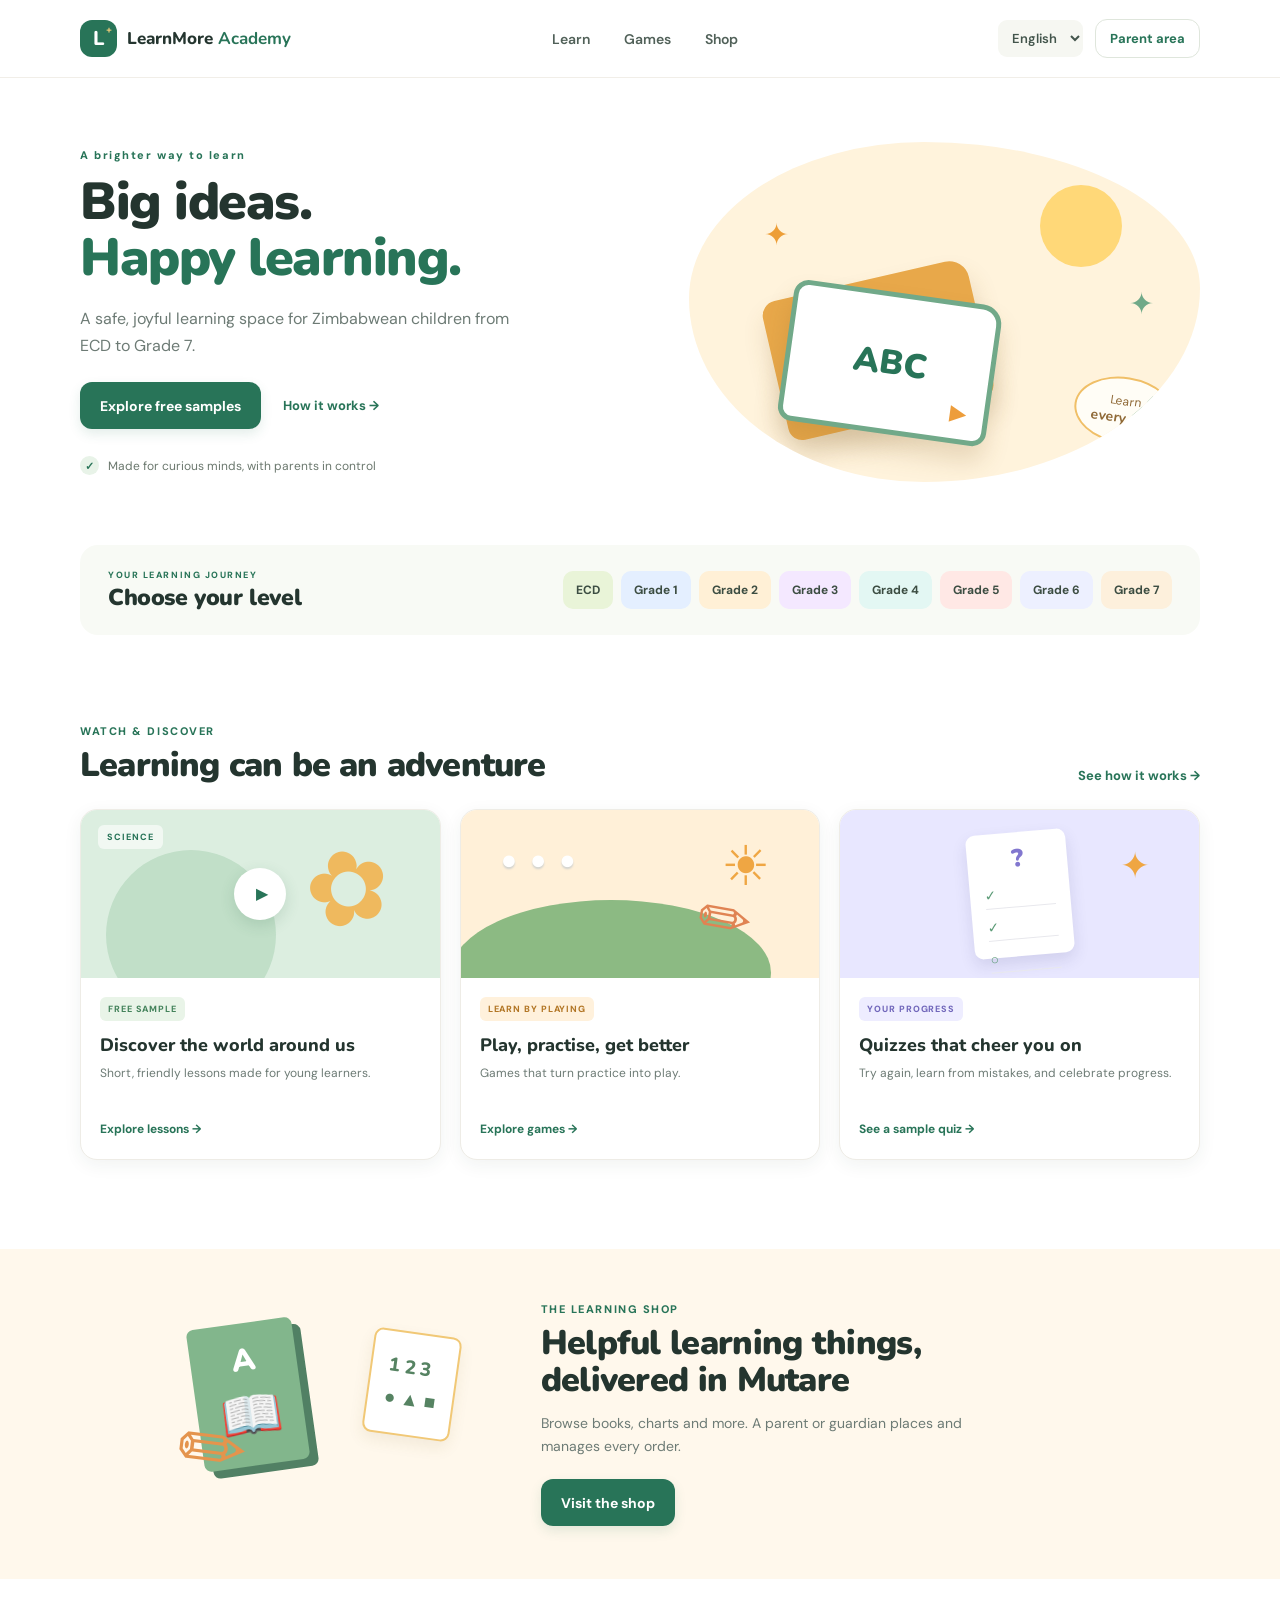
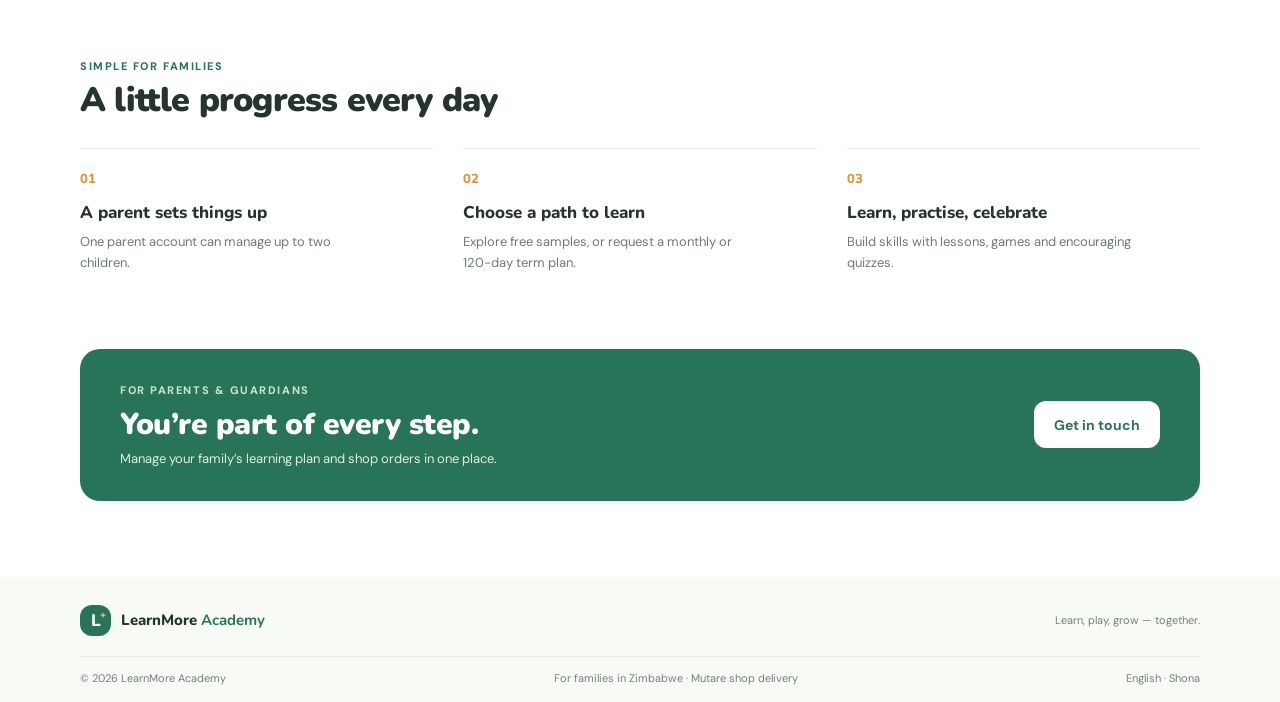
<file: index.html>
<!doctype html>
<html lang="en">
<head>
  <meta charset="utf-8">
  <meta name="viewport" content="width=device-width, initial-scale=1">
  <meta name="theme-color" content="#fff8ec">
  <meta name="description" content="LearnMore Academy helps children learn with videos, games, quizzes and learning materials." />
  <title>LearnMore Academy — Learn, play, grow</title>
  <link rel="stylesheet" href="styles.css">
</head>
<body>
  <header class="site-header">
    <a class="brand" href="#home" aria-label="LearnMore Academy home"><span class="brand-mark">L<span>+</span></span><span>LearnMore <b>Academy</b></span></a>
    <nav class="main-nav" aria-label="Main navigation">
      <a href="#learn">Learn</a><a href="#games">Games</a><a href="#shop">Shop</a>
    </nav>
    <div class="header-actions">
      <label class="language-picker"><span class="visually-hidden">Language</span><select id="language"><option value="en">English</option><option value="sn">Shona</option></select></label>
      <a class="button button-small button-outline" href="#parent">Parent area</a>
    </div>
  </header>

  <main id="home">
    <section class="hero page-width">
      <div class="hero-copy">
        <p class="eyebrow" data-en="A brighter way to learn" data-sn="Nzira inofadza yekudzidza">A brighter way to learn</p>
        <h1 data-en="Big ideas. Happy learning." data-sn="Mazano makuru. Kudzidza kunofadza.">Big ideas.<br><span>Happy learning.</span></h1>
        <p class="hero-description" data-en="A safe, joyful learning space for Zimbabwean children from ECD to Grade 7." data-sn="Nzvimbo yakachengeteka uye inofadza yekudzidza yevana vekuZimbabwe kubva kuECD kusvika kuGrade 7.">A safe, joyful learning space for Zimbabwean children from ECD to Grade 7.</p>
        <div class="hero-buttons"><a class="button button-primary" href="#learn" data-en="Explore free samples" data-sn="Ona zvidzidzo zvemahara">Explore free samples</a><a class="text-link" href="#how-it-works" data-en="How it works →" data-sn="Mashandiro ayo →">How it works →</a></div>
        <div class="trust-note"><span class="trust-icon">✓</span><span data-en="Made for curious minds, with parents in control" data-sn="Yakagadzirirwa vana vanoda kuziva, vabereki vachitarisira">Made for curious minds, with parents in control</span></div>
      </div>
      <div class="hero-art" aria-label="Illustration of children learning">
        <div class="sun"></div><div class="float-star star-one">✦</div><div class="float-star star-two">✦</div>
        <div class="book book-back"></div><div class="book book-front"><span>ABC</span><i>▶</i></div>
        <div class="plant"><span></span><span></span><b></b></div>
        <div class="hero-sticker">Learn<br><strong>every day!</strong></div>
      </div>
    </section>

    <section class="grade-strip page-width" aria-label="Choose a learning level">
      <div><p class="eyebrow" data-en="YOUR LEARNING JOURNEY" data-sn="RWENDO RWAKO RWEKUDZIDZA">YOUR LEARNING JOURNEY</p><h2 data-en="Choose your level" data-sn="Sarudza giredhi rako">Choose your level</h2></div>
      <div class="grade-list" id="grade-list"></div>
    </section>

    <section class="section page-width" id="learn">
      <div class="section-heading"><div><p class="eyebrow" data-en="WATCH & DISCOVER" data-sn="ONA UYE DZIDZA">WATCH & DISCOVER</p><h2 data-en="Learning can be an adventure" data-sn="Kudzidza rwendo runonakidza">Learning can be an adventure</h2></div><a class="text-link" href="#how-it-works" data-en="See how it works →" data-sn="Ona mashandiro ayo →">See how it works →</a></div>
      <div class="feature-grid">
        <article class="feature-card video-card"><div class="card-illustration video-illustration"><span class="play-button">▶</span><span class="illustration-label">SCIENCE</span></div><div class="card-body"><span class="tag tag-free" data-en="FREE SAMPLE" data-sn="CHEMAHARA">FREE SAMPLE</span><h3 data-en="Discover the world around us" data-sn="Ziva nyika yakatipoteredza">Discover the world around us</h3><p data-en="Short, friendly lessons made for young learners." data-sn="Zvidzidzo zvipfupi, zvinofadza zvakagadzirirwa vana.">Short, friendly lessons made for young learners.</p><a class="card-link" href="#parent" data-en="Explore lessons →" data-sn="Ona zvidzidzo →">Explore lessons →</a></div></article>
        <article class="feature-card game-card" id="games"><div class="card-illustration game-illustration"><span class="game-sun">☀</span><span class="game-cloud">● ● ●</span><span class="game-hill"></span><span class="game-pencil">✎</span></div><div class="card-body"><span class="tag tag-game" data-en="LEARN BY PLAYING" data-sn="DZIDZA UCHITAMBA">LEARN BY PLAYING</span><h3 data-en="Play, practise, get better" data-sn="Tamba, dzidzira, vandudza">Play, practise, get better</h3><p data-en="Games that turn practice into play." data-sn="Mitambo inoshandura kudzidzira kuita kunakidzwa.">Games that turn practice into play.</p><a class="card-link" href="#parent" data-en="Explore games →" data-sn="Ona mitambo →">Explore games →</a></div></article>
        <article class="feature-card quiz-card"><div class="card-illustration quiz-illustration"><span class="quiz-paper"><b>?</b><i>✓</i><i>✓</i><i>○</i></span><span class="quiz-spark">✦</span></div><div class="card-body"><span class="tag tag-quiz" data-en="YOUR PROGRESS" data-sn="KUFAMBA MBERI KWAKO">YOUR PROGRESS</span><h3 data-en="Quizzes that cheer you on" data-sn="Mibvunzo inokukurudzira">Quizzes that cheer you on</h3><p data-en="Try again, learn from mistakes, and celebrate progress." data-sn="Edza zvakare, dzidza, uye pemberera kufambira mberi.">Try again, learn from mistakes, and celebrate progress.</p><a class="card-link" href="#parent" data-en="See a sample quiz →" data-sn="Ona muenzaniso wemibvunzo →">See a sample quiz →</a></div></article>
      </div>
    </section>

    <section class="shop-band" id="shop"><div class="page-width shop-inner"><div class="shop-art" aria-hidden="true"><span class="shop-book">A<br><small>📖</small></span><span class="shop-chart">1 2 3<br>● ▲ ■</span><span class="shop-pencil">✎</span></div><div class="shop-copy"><p class="eyebrow" data-en="THE LEARNING SHOP" data-sn="CHITORO CHEZVIDZIDZO">THE LEARNING SHOP</p><h2 data-en="Helpful learning things, delivered in Mutare" data-sn="Zvokudzidza zvinobatsira, zvinounzwa muMutare">Helpful learning things,<br>delivered in Mutare</h2><p data-en="Browse books, charts and more. A parent or guardian places and manages every order." data-sn="Ongorora mabhuku, machati nezvimwe. Mubereki ndiye anoisa nekutarisa odha.">Browse books, charts and more. A parent or guardian places and manages every order.</p><a href="#parent" class="button button-primary" data-en="Visit the shop" data-sn="Shanyira chitoro">Visit the shop</a></div></div></section>

    <section class="how-section page-width" id="how-it-works"><div class="section-heading"><div><p class="eyebrow" data-en="SIMPLE FOR FAMILIES" data-sn="ZVIRI NYORE KUMHURI">SIMPLE FOR FAMILIES</p><h2 data-en="A little progress every day" data-sn="Kufambira mberi zvishoma zuva nezuva">A little progress every day</h2></div></div><div class="steps"><article><span class="step-number">01</span><h3 data-en="A parent sets things up" data-sn="Mubereki anogadzira account">A parent sets things up</h3><p data-en="One parent account can manage up to two children." data-sn="Account yemubereki inogona kutarisira vana vanosvika vaviri.">One parent account can manage up to two children.</p></article><article><span class="step-number">02</span><h3 data-en="Choose a path to learn" data-sn="Sarudza nzira yekudzidza">Choose a path to learn</h3><p data-en="Explore free samples, or request a monthly or 120-day term plan." data-sn="Ona zvidzidzo zvemahara kana kukumbira chirongwa chemwedzi kana chemazuva 120.">Explore free samples, or request a monthly or 120-day term plan.</p></article><article><span class="step-number">03</span><h3 data-en="Learn, practise, celebrate" data-sn="Dzidza, dzidzira, pemberera">Learn, practise, celebrate</h3><p data-en="Build skills with lessons, games and encouraging quizzes." data-sn="Vaka hunyanzvi nezvidzidzo, mitambo nemibvunzo inokurudzira.">Build skills with lessons, games and encouraging quizzes.</p></article></div></section>

    <section class="parent-panel page-width" id="parent"><div class="parent-panel-inner"><div><p class="eyebrow" data-en="FOR PARENTS & GUARDIANS" data-sn="KUVABEREKI NEVANOCHENGETA VANA">FOR PARENTS & GUARDIANS</p><h2 data-en="You’re part of every step." data-sn="Muri pamwe parwendo rwose.">You’re part of every step.</h2><p data-en="Manage your family’s learning plan and shop orders in one place." data-sn="Tarisirai chirongwa chekudzidza chemhuri nemaodha echitoro munzvimbo imwe.">Manage your family’s learning plan and shop orders in one place.</p></div><a class="button button-light" href="mailto:hello@learnmoreacademy.online" data-en="Get in touch" data-sn="Taura nesu">Get in touch</a></div></section>
  </main>

  <footer class="site-footer"><div class="footer-top"><a class="brand footer-brand" href="#home"><span class="brand-mark">L<span>+</span></span><span>LearnMore <b>Academy</b></span></a><p data-en="Learn, play, grow — together." data-sn="Dzidza, tamba, kura — pamwe chete.">Learn, play, grow — together.</p></div><div class="footer-bottom"><span>© <span id="year"></span> LearnMore Academy</span><span data-en="For families in Zimbabwe · Mutare shop delivery" data-sn="Kumhuri dzemuZimbabwe · Kuendeswa kwezvinhu muMutare">For families in Zimbabwe · Mutare shop delivery</span><span>English · Shona</span></div></footer>
  <script src="app.js"></script>
</body>
</html>
</file>
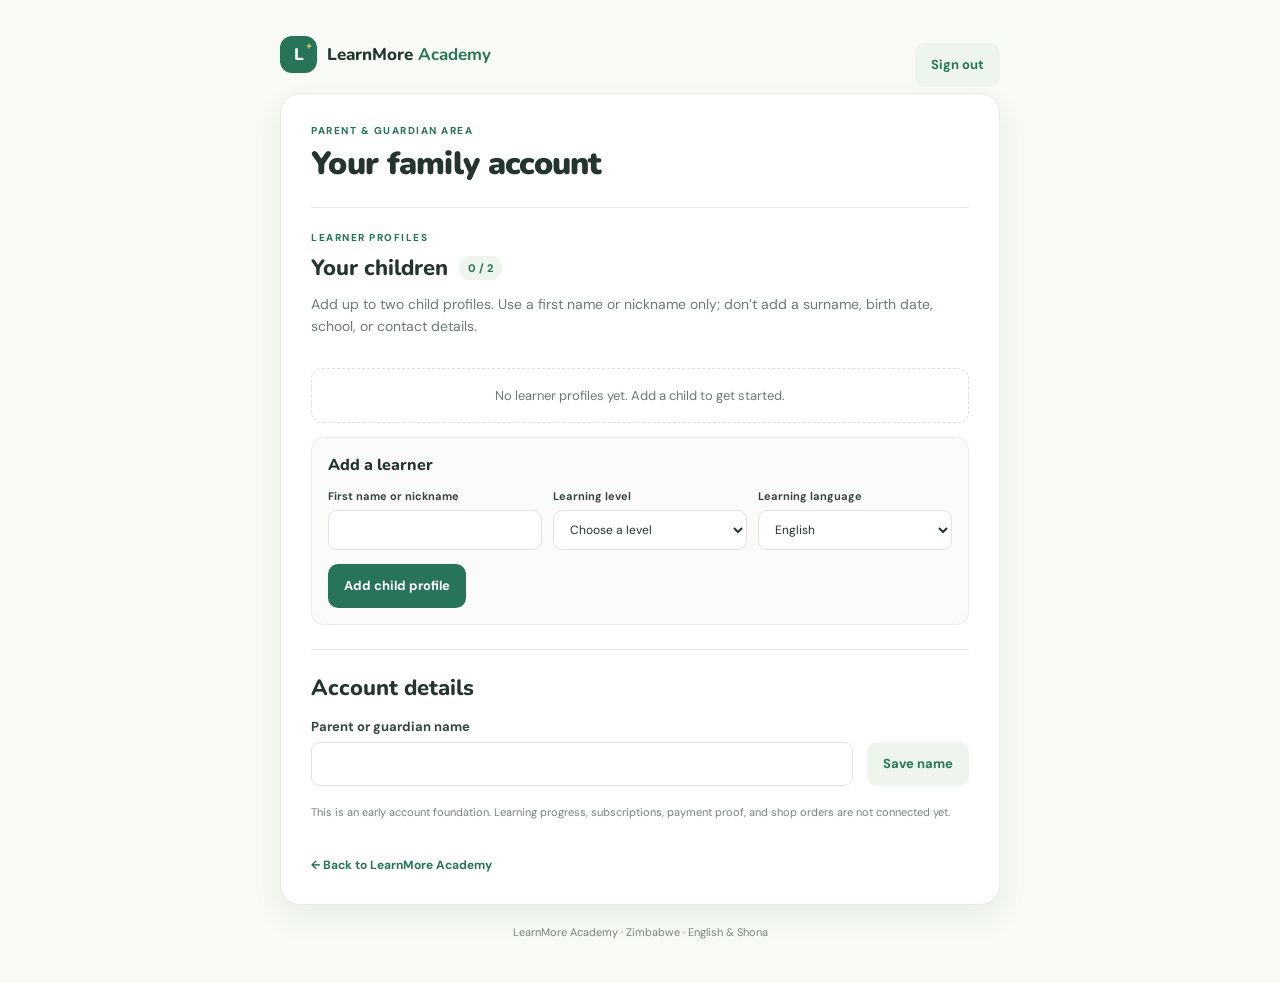
<file: account.html>
<!doctype html>
<html lang="en">
  <head>
    <meta charset="utf-8" />
    <meta name="viewport" content="width=device-width, initial-scale=1" />
    <meta name="theme-color" content="#f7faf5" />
    <title>Family account | LearnMore Academy</title>
    <link rel="stylesheet" href="accounts.css" />
  </head>
  <body>
    <main class="account-shell">
      <header class="account-header">
        <a class="brand" href="index.html"><span class="brand-mark">L<span>+</span></span><span>LearnMore <b>Academy</b></span></a>
        <button class="button button-secondary" id="sign-out" type="button">Sign out</button>
      </header>
      <section class="account-card">
        <p class="eyebrow">PARENT & GUARDIAN AREA</p>
        <h1 id="welcome">Your family account</h1>
        <p class="intro" id="account-email"></p>
        <div class="notice notice-info" id="account-notice" role="status" aria-live="polite" hidden></div>

        <section class="children-section" aria-labelledby="children-title">
          <div class="section-title-row"><div><p class="eyebrow">LEARNER PROFILES</p><h2 id="children-title">Your children <span id="child-count" class="count-pill">0 / 2</span></h2></div></div>
          <p class="section-copy">Add up to two child profiles. Use a first name or nickname only; don’t add a surname, birth date, school, or contact details.</p>
          <div id="children-list" class="children-list" aria-live="polite"></div>
          <div id="empty-state" class="empty-state">No learner profiles yet. Add a child to get started.</div>
          <form id="child-form" class="child-form">
            <h3>Add a learner</h3>
            <div class="form-row">
              <label>First name or nickname<input name="firstName" type="text" required maxlength="30" autocomplete="off" /></label>
              <label>Learning level<select name="grade" required><option value="">Choose a level</option><option>ECD</option><option>Grade 1</option><option>Grade 2</option><option>Grade 3</option><option>Grade 4</option><option>Grade 5</option><option>Grade 6</option><option>Grade 7</option></select></label>
              <label>Learning language<select name="language" required><option>English</option><option>Shona</option></select></label>
            </div>
            <button class="button button-primary" type="submit">Add child profile</button>
          </form>
        </section>

        <section class="account-info">
          <h2>Account details</h2>
          <form id="profile-form" class="profile-form">
            <label>Parent or guardian name<input name="guardianName" type="text" required maxlength="80" /></label>
            <button class="button button-secondary" type="submit">Save name</button>
          </form>
          <p class="privacy-note">This is an early account foundation. Learning progress, subscriptions, payment proof, and shop orders are not connected yet.</p>
        </section>
        <a class="back-link" href="index.html">← Back to LearnMore Academy</a>
      </section>
      <footer>LearnMore Academy · Zimbabwe · English & Shona</footer>
    </main>
    <script type="module" src="account.js"></script>
  </body>
</html>
</file>
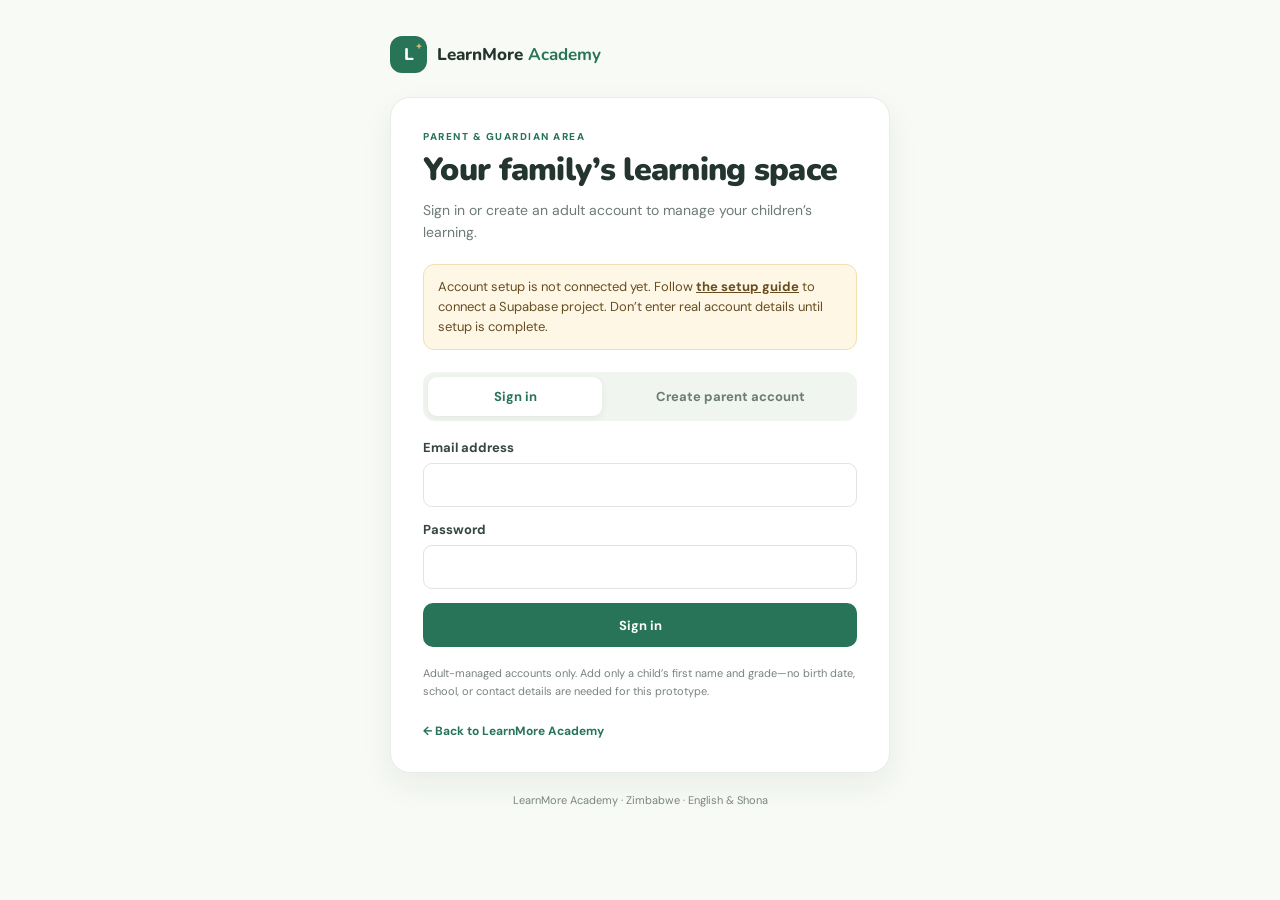
<file: auth.html>
<!doctype html>
<html lang="en">
  <head>
    <meta charset="utf-8" />
    <meta name="viewport" content="width=device-width, initial-scale=1" />
    <meta name="theme-color" content="#f7faf5" />
    <title>Parent sign in | LearnMore Academy</title>
    <link rel="stylesheet" href="accounts.css" />
  </head>
  <body>
    <main class="auth-shell">
      <a class="brand" href="index.html"><span class="brand-mark">L<span>+</span></span><span>LearnMore <b>Academy</b></span></a>
      <section class="auth-card" aria-labelledby="page-title">
        <p class="eyebrow">PARENT & GUARDIAN AREA</p>
        <h1 id="page-title">Your family’s learning space</h1>
        <p class="intro">Sign in or create an adult account to manage your children’s learning.</p>

        <div class="notice notice-info" id="setup-notice" role="status">
          Account setup is not connected yet. Follow <a href="AUTH_SETUP.md">the setup guide</a> to connect a Supabase project. Don’t enter real account details until setup is complete.
        </div>
        <div class="notice" id="message" role="status" aria-live="polite" hidden></div>

        <div class="tabs" role="tablist" aria-label="Account options">
          <button type="button" class="tab active" role="tab" aria-selected="true" aria-controls="login-panel" id="login-tab">Sign in</button>
          <button type="button" class="tab" role="tab" aria-selected="false" aria-controls="signup-panel" id="signup-tab">Create parent account</button>
        </div>

        <form id="login-panel" class="account-form" aria-labelledby="login-tab">
          <label>Email address<input name="email" type="email" autocomplete="email" required maxlength="254" /></label>
          <label>Password<input name="password" type="password" autocomplete="current-password" required minlength="10" /></label>
          <button class="button button-primary" type="submit">Sign in</button>
        </form>

        <form id="signup-panel" class="account-form" aria-labelledby="signup-tab" hidden>
          <label>Parent or guardian name<input name="guardianName" type="text" autocomplete="name" required maxlength="80" /></label>
          <label>Email address<input name="email" type="email" autocomplete="email" required maxlength="254" /></label>
          <label>Create password<input name="password" type="password" autocomplete="new-password" required minlength="10" aria-describedby="password-help" /></label>
          <small id="password-help" class="field-help">Use at least 10 characters. Never use a child’s name or school as a password.</small>
          <label class="check-row"><input name="adultConfirmation" type="checkbox" required /><span>I am the parent or legal guardian creating this account.</span></label>
          <button class="button button-primary" type="submit">Create account</button>
        </form>

        <p class="privacy-note">Adult-managed accounts only. Add only a child’s first name and grade—no birth date, school, or contact details are needed for this prototype.</p>
        <a class="back-link" href="index.html">← Back to LearnMore Academy</a>
      </section>
      <footer>LearnMore Academy · Zimbabwe · English & Shona</footer>
    </main>
    <script type="module" src="auth.js"></script>
  </body>
</html>
</file>
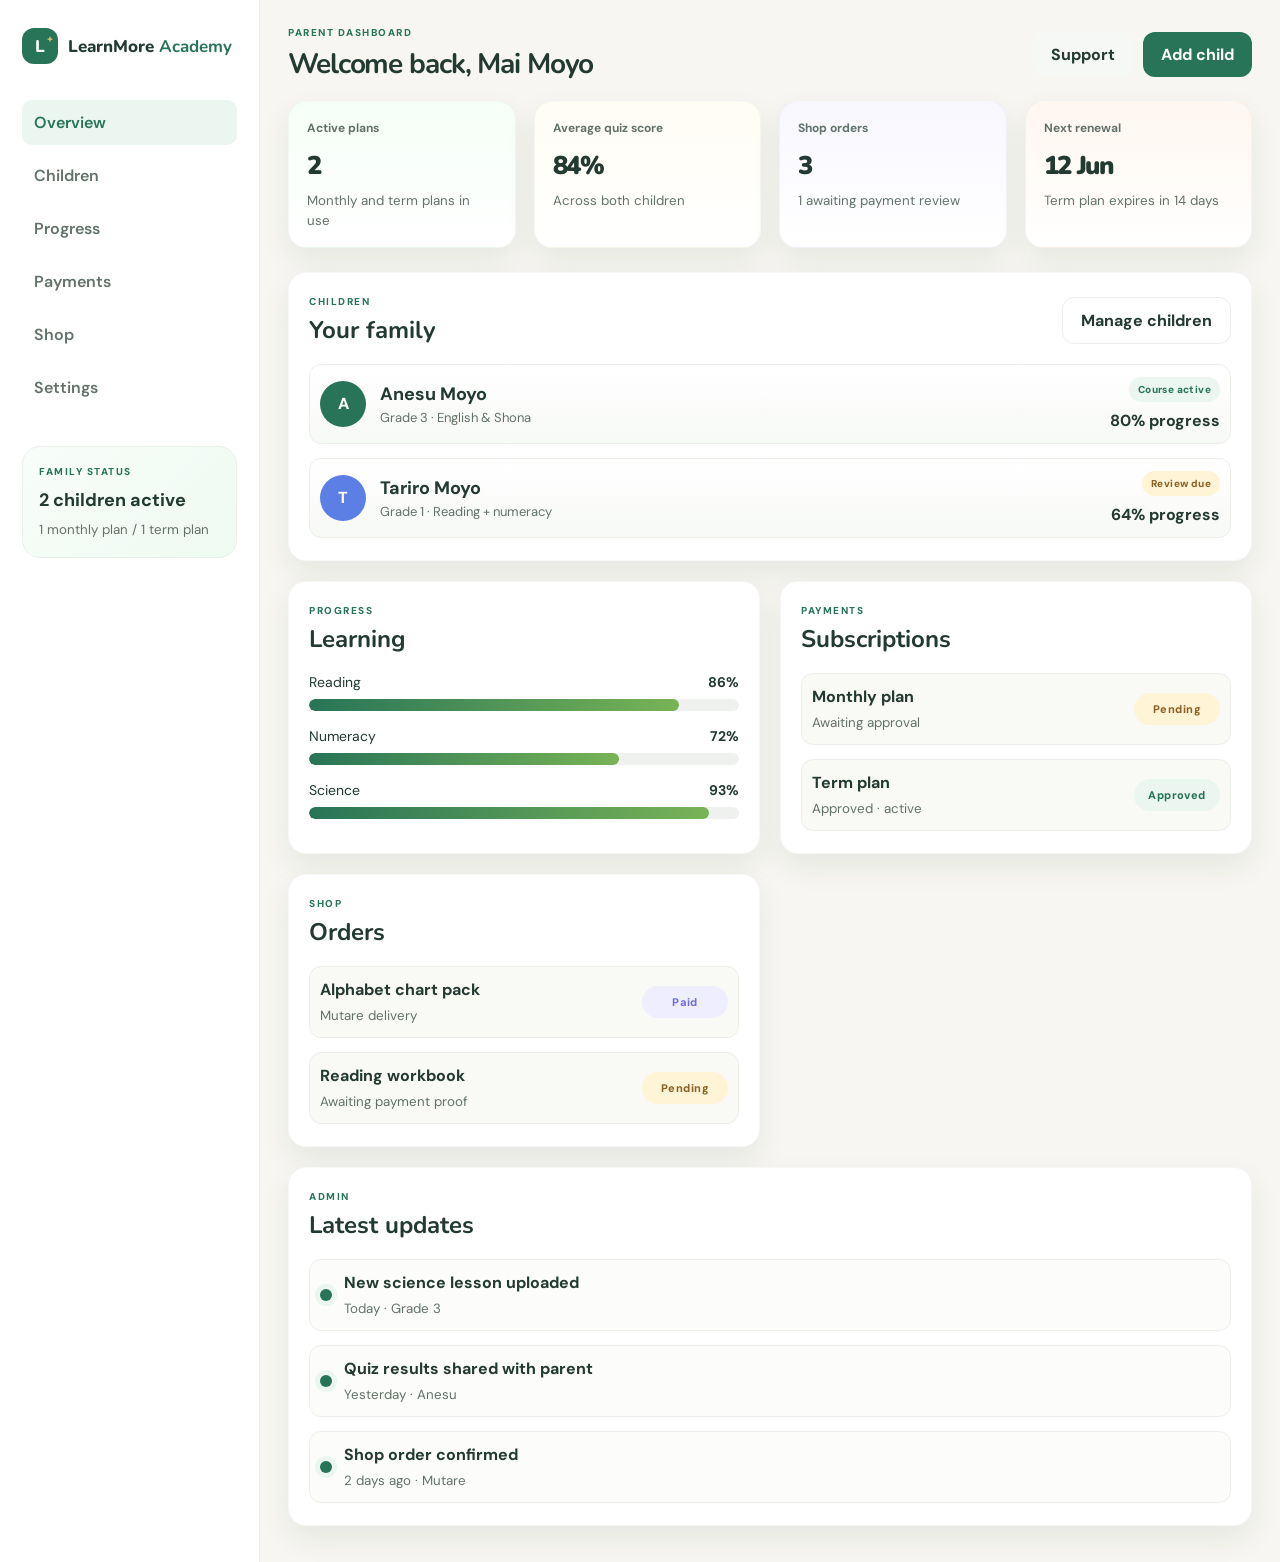
<file: dashboard.html>
<!doctype html>
<html lang="en">
  <head>
    <meta charset="utf-8" />
    <meta name="viewport" content="width=device-width, initial-scale=1" />
    <title>LearnMore Academy | Parent Dashboard</title>
    <meta name="description" content="Parent dashboard for LearnMore Academy families." />
    <link rel="stylesheet" href="dashboard.css" />
  </head>
  <body class="dashboard-body">
    <aside class="sidebar">
      <div class="brand-block">
        <a class="brand" href="index.html" aria-label="LearnMore Academy home">
          <span class="brand-mark">L<span>+</span></span>
          <span>LearnMore <b>Academy</b></span>
        </a>
      </div>

      <nav class="sidebar-nav" aria-label="Parent dashboard navigation">
        <a class="active" href="dashboard.html">Overview</a>
        <a href="#children">Children</a>
        <a href="#progress">Progress</a>
        <a href="#payments">Payments</a>
        <a href="#shop">Shop</a>
        <a href="#settings">Settings</a>
      </nav>

      <div class="sidebar-card">
        <p class="eyebrow">Family status</p>
        <h3>2 children active</h3>
        <small>1 monthly plan / 1 term plan</small>
      </div>
    </aside>

    <main class="dashboard-main">
      <header class="topbar">
        <div>
          <p class="eyebrow">Parent dashboard</p>
          <h1>Welcome back, Mai Moyo</h1>
        </div>
        <div class="topbar-actions">
          <button class="button button-soft" type="button">Support</button>
          <button class="button button-primary" type="button">Add child</button>
        </div>
      </header>

      <section class="summary-grid" aria-label="Family summary">
        <article class="summary-card accent-green">
          <div class="card-label">Active plans</div>
          <div class="card-metric">2</div>
          <small>Monthly and term plans in use</small>
        </article>
        <article class="summary-card accent-yellow">
          <div class="card-label">Average quiz score</div>
          <div class="card-metric">84%</div>
          <small>Across both children</small>
        </article>
        <article class="summary-card accent-purple">
          <div class="card-label">Shop orders</div>
          <div class="card-metric">3</div>
          <small>1 awaiting payment review</small>
        </article>
        <article class="summary-card accent-orange">
          <div class="card-label">Next renewal</div>
          <div class="card-metric">12 Jun</div>
          <small>Term plan expires in 14 days</small>
        </article>
      </section>

      <section class="content-grid">
        <div class="panel panel-wide" id="children">
          <div class="panel-header">
            <div>
              <p class="eyebrow">Children</p>
              <h2>Your family</h2>
            </div>
            <button class="button button-ghost" type="button">Manage children</button>
          </div>

          <div class="child-list">
            <article class="child-card">
              <div class="avatar avatar-green">A</div>
              <div class="child-main">
                <h3>Anesu Moyo</h3>
                <p>Grade 3 · English & Shona</p>
              </div>
              <div class="child-meta">
                <span class="badge badge-success">Course active</span>
                <strong>80% progress</strong>
              </div>
            </article>

            <article class="child-card">
              <div class="avatar avatar-blue">T</div>
              <div class="child-main">
                <h3>Tariro Moyo</h3>
                <p>Grade 1 · Reading + numeracy</p>
              </div>
              <div class="child-meta">
                <span class="badge badge-warn">Review due</span>
                <strong>64% progress</strong>
              </div>
            </article>
          </div>
        </div>

        <div class="panel" id="progress">
          <div class="panel-header">
            <div>
              <p class="eyebrow">Progress</p>
              <h2>Learning</h2>
            </div>
          </div>

          <div class="progress-block">
            <div class="progress-row">
              <span>Reading</span>
              <strong>86%</strong>
            </div>
            <div class="progress-bar"><span style="width:86%"></span></div>
          </div>

          <div class="progress-block">
            <div class="progress-row">
              <span>Numeracy</span>
              <strong>72%</strong>
            </div>
            <div class="progress-bar"><span style="width:72%"></span></div>
          </div>

          <div class="progress-block">
            <div class="progress-row">
              <span>Science</span>
              <strong>93%</strong>
            </div>
            <div class="progress-bar"><span style="width:93%"></span></div>
          </div>
        </div>

        <div class="panel" id="payments">
          <div class="panel-header">
            <div>
              <p class="eyebrow">Payments</p>
              <h2>Subscriptions</h2>
            </div>
          </div>

          <div class="payment-list">
            <div class="payment-item">
              <div>
                <strong>Monthly plan</strong>
                <small>Awaiting approval</small>
              </div>
              <span class="status status-pending">Pending</span>
            </div>
            <div class="payment-item">
              <div>
                <strong>Term plan</strong>
                <small>Approved · active</small>
              </div>
              <span class="status status-approved">Approved</span>
            </div>
          </div>
        </div>

        <div class="panel" id="shop">
          <div class="panel-header">
            <div>
              <p class="eyebrow">Shop</p>
              <h2>Orders</h2>
            </div>
          </div>

          <div class="order-list">
            <div class="order-item">
              <div>
                <strong>Alphabet chart pack</strong>
                <small>Mutare delivery</small>
              </div>
              <span class="status status-paid">Paid</span>
            </div>
            <div class="order-item">
              <div>
                <strong>Reading workbook</strong>
                <small>Awaiting payment proof</small>
              </div>
              <span class="status status-pending">Pending</span>
            </div>
          </div>
        </div>

        <div class="panel panel-wide" id="settings">
          <div class="panel-header">
            <div>
              <p class="eyebrow">Admin</p>
              <h2>Latest updates</h2>
            </div>
          </div>

          <div class="updates-list">
            <article class="update-item">
              <span class="update-dot"></span>
              <div>
                <strong>New science lesson uploaded</strong>
                <small>Today · Grade 3</small>
              </div>
            </article>
            <article class="update-item">
              <span class="update-dot"></span>
              <div>
                <strong>Quiz results shared with parent</strong>
                <small>Yesterday · Anesu</small>
              </div>
            </article>
            <article class="update-item">
              <span class="update-dot"></span>
              <div>
                <strong>Shop order confirmed</strong>
                <small>2 days ago · Mutare</small>
              </div>
            </article>
          </div>
        </div>
      </section>
    </main>

    <script src="dashboard.js"></script>
  </body>
</html>
</file>
<file: styles.css>
@import url('https://fonts.googleapis.com/css2?family=DM+Sans:wght@400;500;600;700&family=Nunito:wght@500;600;700;800;900&display=swap');
:root{--ink:#24352f;--muted:#6d7b75;--green:#287458;--green-dark:#205d47;--cream:#fff8ec;--orange:#f2a94d;--line:#e9e7df;--white:#fff;--font-body:'DM Sans',sans-serif;--font-heading:'Nunito',sans-serif}*{box-sizing:border-box}html{scroll-behavior:smooth}body{margin:0;color:var(--ink);font-family:var(--font-body);background:#fff}a{color:inherit;text-decoration:none}.page-width{width:min(1120px,calc(100% - 48px));margin-inline:auto}.site-header{height:78px;padding:0 max(24px,calc((100vw - 1120px)/2));display:flex;align-items:center;justify-content:space-between;border-bottom:1px solid #f1eee8;background:#fff}.brand{display:flex;align-items:center;gap:10px;font-family:var(--font-heading);font-weight:800;font-size:17px;white-space:nowrap}.brand b{color:var(--green)}.brand-mark{width:37px;height:37px;border-radius:12px;background:var(--green);display:grid;place-items:center;color:#fff;font-size:20px;position:relative}.brand-mark span{color:#ffd27c;font-size:10px;position:absolute;right:5px;top:3px}.main-nav{display:flex;gap:34px;color:#516159;font-weight:600;font-size:14px}.main-nav a:hover,.text-link:hover,.card-link:hover{color:var(--green)}.header-actions{display:flex;align-items:center;gap:12px}.language-picker select{border:0;background:#f6f7f2;color:#43554c;border-radius:9px;padding:9px 10px;font:600 13px var(--font-body)}.button{display:inline-flex;align-items:center;justify-content:center;min-height:47px;padding:0 20px;border-radius:12px;font-weight:700;font-size:14px;transition:transform .15s,background .15s}.button:hover{transform:translateY(-2px)}.button-small{min-height:39px;padding:0 14px;font-size:13px}.button-outline{border:1px solid #dfe6dc;color:var(--green)}.button-primary{background:var(--green);color:#fff;box-shadow:0 5px 12px #28745820}.button-primary:hover{background:var(--green-dark)}.button-light{background:#fff;color:var(--green)}.hero{min-height:467px;display:grid;grid-template-columns:1fr .9fr;align-items:center;gap:42px;padding-block:54px}.eyebrow{font-size:11px;font-weight:800;letter-spacing:1.55px;color:var(--green);margin:0 0 12px}.hero h1,.section-heading h2,.grade-strip h2,.shop-copy h2,.parent-panel h2{font:900 clamp(34px,4.2vw,52px)/1.08 var(--font-heading);letter-spacing:-1.5px;margin:0}.hero h1 span{color:var(--green)}.hero-description{font-size:16px;line-height:1.7;color:var(--muted);max-width:440px;margin:19px 0 23px}.hero-buttons{display:flex;align-items:center;gap:22px}.text-link{font-size:13px;font-weight:700;color:var(--green)}.trust-note{display:flex;align-items:center;gap:9px;margin-top:27px;font-size:12px;color:#6b786e}.trust-icon{width:19px;height:19px;background:#e8f3e8;border-radius:50%;display:grid;place-items:center;color:var(--green);font-size:11px;font-weight:900}.hero-art{height:340px;position:relative;border-radius:46% 54% 54% 46% / 46% 43% 57% 54%;background:#fff3dc;overflow:hidden}.sun{width:82px;height:82px;border-radius:50%;background:#ffd878;position:absolute;top:43px;right:78px}.book{position:absolute;bottom:48px;left:96px;width:210px;height:142px;border-radius:15px 20px 14px 14px;box-shadow:0 16px 25px #855d2630}.book-back{background:#e8a84a;transform:rotate(-13deg);left:84px;bottom:61px}.book-front{background:#fff;border:5px solid #71a989;transform:rotate(8deg);display:grid;place-items:center;color:var(--green);font:900 34px var(--font-heading)}.book-front i{position:absolute;right:19px;bottom:12px;font-style:normal;font-size:20px;color:#ed9d3b}.float-star{position:absolute;color:#ed9e37;font-size:30px}.star-one{top:73px;left:75px}.star-two{top:142px;right:46px;color:#70a988}.plant{position:absolute;bottom:24px;right:32px;width:55px;height:67px}.plant b{position:absolute;bottom:0;left:8px;width:40px;height:31px;border-radius:4px 4px 13px 13px;background:#d88f62}.plant span{position:absolute;bottom:27px;left:16px;width:17px;height:35px;border-radius:100% 0 100% 0;background:#64a17a;transform:rotate(-25deg)}.plant span:nth-child(2){left:29px;transform:scaleX(-1) rotate(-25deg)}.hero-sticker{position:absolute;bottom:38px;right:25px;border:2px solid #f0bf67;border-radius:50%;background:#fffdf6;padding:14px 16px;color:#8f6936;text-align:center;transform:rotate(9deg);font-size:12px}.hero-sticker strong{font-family:var(--font-heading);font-size:14px}.grade-strip{display:flex;justify-content:space-between;align-items:center;gap:28px;padding:24px 28px;background:#f8faf5;border-radius:18px}.grade-strip .eyebrow{font-size:9px;margin-bottom:5px}.grade-strip h2{font-size:23px;letter-spacing:-.4px}.grade-list{display:flex;flex-wrap:wrap;justify-content:flex-end;gap:8px}.grade-chip{border:1px solid transparent;background:var(--chip-color);border-radius:10px;padding:10px 12px;color:#3c4d42;font:700 12px var(--font-body);cursor:pointer;transition:transform .15s,border .15s}.grade-chip:hover{transform:translateY(-2px)}.grade-chip.selected{border-color:var(--green);box-shadow:0 0 0 2px #28745820}.section{padding-block:89px}.section-heading{display:flex;justify-content:space-between;align-items:end;gap:20px;margin-bottom:25px}.section-heading .eyebrow{margin-bottom:9px}.section-heading h2{font-size:34px;letter-spacing:-.8px}.feature-grid{display:grid;grid-template-columns:repeat(3,1fr);gap:19px}.feature-card{border:1px solid #eeece6;border-radius:17px;overflow:hidden;background:#fff;box-shadow:0 5px 18px #253c3010}.card-illustration{height:168px;position:relative;overflow:hidden}.video-illustration{background:#dceee0;display:grid;place-items:center}.video-illustration:before{content:'';position:absolute;width:170px;height:170px;border-radius:50%;background:#c1dfc8;left:25px;top:40px}.video-illustration:after{content:'✿';font-size:102px;color:#efb95e;position:absolute;right:49px;top:12px;transform:rotate(-15deg)}.play-button{z-index:1;width:52px;height:52px;border-radius:50%;display:grid;place-items:center;background:#fff;color:var(--green);padding-left:4px;box-shadow:0 5px 15px #2b624229}.illustration-label{position:absolute;left:17px;top:15px;background:#fff9;padding:6px 9px;border-radius:6px;font-size:9px;letter-spacing:1px;font-weight:800;color:var(--green);z-index:1}.game-illustration{background:#fff0d8}.game-sun{position:absolute;top:20px;right:49px;color:#efa643;font-size:55px}.game-cloud{position:absolute;top:32px;left:40px;color:#fff;font-size:27px;letter-spacing:3px;text-shadow:0 2px 2px #d2d3d0}.game-hill{position:absolute;bottom:-67px;left:-10px;width:320px;height:145px;background:#8cba83;border-radius:50%}.game-pencil{position:absolute;bottom:18px;right:68px;font-size:62px;color:#e08353;transform:rotate(-35deg)}.quiz-illustration{background:#e8e7ff;display:grid;place-items:center}.quiz-paper{width:100px;height:124px;background:#fff;border-radius:9px;box-shadow:0 7px 15px #39377721;display:flex;flex-direction:column;gap:9px;padding:9px 15px;transform:rotate(-5deg)}.quiz-paper b{font:900 25px var(--font-heading);color:#8277cf;text-align:center}.quiz-paper i{font-style:normal;color:#5a9a75;font-size:14px;border-bottom:1px solid #e8e8ed;padding-bottom:4px}.quiz-spark{position:absolute;right:49px;top:32px;color:#efa643;font-size:36px}.card-body{padding:18px 19px 21px}.tag{display:inline-block;font-size:9px;font-weight:800;letter-spacing:.9px;padding:6px 8px;border-radius:6px}.tag-free{background:#e9f4e8;color:#44835b}.tag-game{background:#fff1dc;color:#b27625}.tag-quiz{background:#eeedff;color:#7167bb}.card-body h3{font:800 18px/1.2 var(--font-heading);margin:14px 0 8px}.card-body p{font-size:12px;line-height:1.6;color:var(--muted);min-height:39px;margin:0 0 14px}.card-link{font-weight:700;font-size:12px;color:var(--green)}.shop-band{background:#fff8ec;padding-block:53px}.shop-inner{display:grid;grid-template-columns:.75fr 1.25fr;align-items:center;gap:65px}.shop-art{height:220px;position:relative}.shop-book{position:absolute;left:29%;top:19px;width:106px;height:143px;border-radius:7px;background:#82b68c;box-shadow:8px 8px 0 #518064;color:#fff;text-align:center;padding-top:16px;font:900 31px var(--font-heading);transform:rotate(-8deg)}.shop-book small{font-size:50px}.shop-chart{position:absolute;right:5%;top:28px;background:#fff;border:2px solid #f1c876;border-radius:9px;padding:18px 16px;color:#568362;font:800 19px/1.7 var(--font-heading);transform:rotate(8deg);box-shadow:0 7px 15px #785a1e16}.shop-pencil{position:absolute;bottom:22px;left:25%;font-size:80px;color:#e4944d;transform:rotate(-38deg)}.shop-copy .eyebrow{margin-bottom:9px}.shop-copy h2{font-size:34px;letter-spacing:-.7px}.shop-copy>p:not(.eyebrow){font-size:14px;line-height:1.7;color:var(--muted);max-width:480px;margin:13px 0 20px}.how-section{padding-block:80px 75px}.how-section .section-heading{margin-bottom:29px}.steps{display:grid;grid-template-columns:repeat(3,1fr);gap:30px}.steps article{border-top:1px solid var(--line);padding-top:18px}.step-number{font:800 13px var(--font-heading);color:#d9943e}.steps h3{font:800 17px var(--font-heading);margin:13px 0 7px}.steps p{font-size:13px;line-height:1.65;color:var(--muted);margin:0;max-width:290px}.parent-panel{margin-bottom:76px}.parent-panel-inner{background:var(--green);border-radius:20px;padding:34px 40px;display:flex;align-items:center;justify-content:space-between;color:#fff}.parent-panel .eyebrow{color:#c7e4c9}.parent-panel h2{font-size:30px;letter-spacing:-.5px}.parent-panel p:not(.eyebrow){color:#e0eee2;font-size:13px;margin:9px 0 0}.site-footer{background:#f8faf5;padding:25px max(24px,calc((100vw - 1120px)/2)) 17px}.footer-top,.footer-bottom{display:flex;justify-content:space-between;align-items:center}.footer-top{padding-bottom:18px}.footer-brand{font-size:15px}.footer-brand .brand-mark{width:31px;height:31px;font-size:17px}.footer-top>p,.footer-bottom{font-size:11px;color:#758078}.footer-bottom{border-top:1px solid #e8ece5;padding-top:14px}.visually-hidden{position:absolute;width:1px;height:1px;padding:0;margin:-1px;overflow:hidden;clip:rect(0,0,0,0);white-space:nowrap;border:0}
@media(max-width:850px){.main-nav{gap:17px}.hero{gap:20px}.grade-strip{align-items:flex-start;flex-direction:column}.grade-list{justify-content:flex-start}.shop-inner{gap:28px}.hero-art{height:300px}.feature-grid{gap:12px}.card-body{padding:15px}.section-heading h2{font-size:29px}}
@media(max-width:620px){.site-header{height:68px;padding-inline:16px}.brand{font-size:14px;gap:7px}.brand-mark{width:32px;height:32px}.main-nav{display:none}.header-actions{gap:7px}.language-picker select{padding:8px 5px}.button-small{padding-inline:10px;font-size:11px}.page-width{width:calc(100% - 32px)}.hero{grid-template-columns:1fr;padding-block:42px 25px;gap:26px}.hero h1{font-size:43px}.hero-description{font-size:14px}.hero-art{height:270px;max-width:420px;width:100%;margin:auto}.grade-strip{padding:19px}.grade-list{gap:6px}.grade-chip{padding:9px 10px}.section{padding-block:59px}.section-heading{align-items:flex-start;flex-direction:column}.section-heading h2{font-size:28px}.feature-grid{grid-template-columns:1fr;gap:15px}.card-illustration{height:180px}.card-body p{min-height:0}.shop-band{padding-block:38px}.shop-inner{grid-template-columns:1fr;gap:5px}.shop-art{height:160px;width:min(330px,100%);margin:auto}.shop-copy h2{font-size:29px}.how-section{padding-block:58px}.steps{grid-template-columns:1fr;gap:20px}.steps article{padding-top:13px}.parent-panel{margin-bottom:53px}.parent-panel-inner{padding:25px 22px;align-items:flex-start;flex-direction:column;gap:20px}.parent-panel h2{font-size:26px}.footer-top{align-items:flex-start;gap:10px;flex-direction:column}.footer-bottom{align-items:flex-start;gap:9px;flex-direction:column}.site-footer{padding-inline:16px}}
@media(prefers-reduced-motion:reduce){html{scroll-behavior:auto}*,*::before,*::after{transition:none!important}}
</file>
<file: accounts.css>
@import url('https://fonts.googleapis.com/css2?family=DM+Sans:wght@400;500;600;700;800&family=Nunito:wght@600;700;800;900&display=swap');
:root{--ink:#24352f;--muted:#6d7b75;--green:#287458;--green-dark:#205d47;--cream:#fff8ec;--line:#e7ece5;--soft:#f7faf5;--white:#fff;--red:#a34237;--red-bg:#fff0ee;--font-body:'DM Sans',sans-serif;--font-heading:'Nunito',sans-serif}*{box-sizing:border-box}body{margin:0;background:var(--soft);color:var(--ink);font-family:var(--font-body);min-height:100vh}a{color:inherit;text-decoration:none}.auth-shell,.account-shell{width:min(720px,calc(100% - 32px));margin:0 auto;padding:36px 0 24px}.auth-shell{width:min(500px,calc(100% - 32px))}.brand{display:inline-flex;align-items:center;gap:10px;font:800 17px var(--font-heading);margin-bottom:24px}.brand b{color:var(--green)}.brand-mark{width:37px;height:37px;border-radius:12px;background:var(--green);display:grid;place-items:center;color:#fff;position:relative}.brand-mark span{position:absolute;right:5px;top:3px;font-size:10px;color:#ffd27c}.auth-card,.account-card{background:var(--white);border:1px solid var(--line);border-radius:20px;padding:32px;box-shadow:0 12px 32px #1c332310}.eyebrow{font-size:10px;font-weight:800;letter-spacing:1.5px;color:var(--green);margin:0 0 9px}.auth-card h1,.account-card h1{font:900 32px/1.15 var(--font-heading);letter-spacing:-.7px;margin:0}.intro,.section-copy{font-size:14px;line-height:1.6;color:var(--muted);margin:10px 0 20px}.notice{border-radius:11px;padding:12px 14px;font-size:13px;line-height:1.55;margin:16px 0}.notice-info{background:#fff7e6;border:1px solid #f3dfaf;color:#654d20}.notice-error{background:var(--red-bg);border:1px solid #f3cdc7;color:var(--red)}.notice-success{background:#eaf6ef;border:1px solid #cfe7d5;color:#205d47}.notice a{text-decoration:underline;font-weight:700}.tabs{display:grid;grid-template-columns:1fr 1.4fr;gap:6px;padding:5px;background:#f1f5ef;border-radius:12px;margin:22px 0 18px}.tab{border:0;background:transparent;border-radius:9px;padding:11px 8px;color:var(--muted);font:700 13px var(--font-body);cursor:pointer}.tab.active{background:#fff;color:var(--green);box-shadow:0 2px 6px #24352f12}.account-form,.profile-form{display:grid;gap:14px}.account-form label,.profile-form label,.child-form label{display:grid;gap:7px;font-size:13px;font-weight:700;color:#35473e}.account-form input,.profile-form input,.child-form input,.child-form select{width:100%;height:44px;border:1px solid #dfe6de;border-radius:9px;padding:0 12px;font:14px var(--font-body);color:var(--ink);background:#fff}.account-form input:focus,.profile-form input:focus,.child-form input:focus,.child-form select:focus{outline:3px solid #28745824;border-color:var(--green)}.field-help{font-size:11px;color:var(--muted);margin-top:-9px;line-height:1.5}.check-row{display:flex!important;grid-template-columns:auto 1fr;align-items:start;gap:9px!important;font-weight:500!important;line-height:1.5}.check-row input{width:16px;height:16px;margin:2px 0;accent-color:var(--green)}.button{min-height:44px;border:0;border-radius:10px;padding:0 16px;font:700 13px var(--font-body);cursor:pointer}.button-primary{background:var(--green);color:white}.button-primary:hover{background:var(--green-dark)}.button-secondary{background:#edf5ee;color:var(--green)}.button:disabled{opacity:.55;cursor:not-allowed}.privacy-note{font-size:11px;line-height:1.6;color:#78837c;margin:18px 0}.back-link{display:inline-block;font-size:12px;font-weight:700;color:var(--green);margin-top:5px}footer{text-align:center;color:#7a857e;font-size:11px;padding:20px 0}.account-header{display:flex;align-items:center;justify-content:space-between}.account-header .brand{margin-bottom:20px}.account-card{padding:30px}.children-section{border-top:1px solid var(--line);padding-top:23px;margin-top:24px}.section-title-row{display:flex;align-items:center;justify-content:space-between}.section-title-row h2,.account-info h2{font:800 22px var(--font-heading);margin:0}.count-pill{display:inline-block;vertical-align:3px;background:#edf5ee;color:var(--green);border-radius:999px;padding:5px 9px;font:700 11px var(--font-body);margin-left:5px}.children-list{display:grid;gap:9px}.child-item{display:flex;align-items:center;justify-content:space-between;gap:14px;background:#f8faf7;border:1px solid var(--line);border-radius:12px;padding:13px 15px}.child-main strong{display:block;font-size:14px}.child-main small{display:block;color:var(--muted);font-size:12px;margin-top:4px}.remove-child{border:1px solid #f0d7d2;border-radius:8px;background:#fff;color:var(--red);font:700 11px var(--font-body);padding:8px 10px;cursor:pointer}.empty-state{border:1px dashed #d7e1d7;border-radius:11px;text-align:center;padding:18px;color:var(--muted);font-size:13px;margin:10px 0}.child-form{background:#fbfcfa;border:1px solid var(--line);border-radius:13px;padding:16px;margin-top:14px}.child-form h3{margin:0 0 13px;font:800 16px var(--font-heading)}.form-row{display:grid;grid-template-columns:1.1fr 1fr 1fr;gap:11px;margin-bottom:14px}.form-row label{font-size:11px}.form-row input,.form-row select{height:40px;font-size:12px}.account-info{border-top:1px solid var(--line);padding-top:23px;margin-top:24px}.account-info h2{margin-bottom:15px}.profile-form{grid-template-columns:1fr auto;align-items:end}.profile-form .button{margin-bottom:0}.account-card>.back-link{margin-top:18px}[hidden]{display:none!important}@media(max-width:600px){.auth-shell,.account-shell{padding-top:20px}.auth-card,.account-card{padding:22px 18px}.auth-card h1,.account-card h1{font-size:27px}.form-row{grid-template-columns:1fr}.profile-form{grid-template-columns:1fr}.profile-form .button{justify-self:start}.account-header{align-items:flex-start}.account-header .button{margin-top:0}}@media(prefers-reduced-motion:reduce){*{scroll-behavior:auto!important}}
</file>
<file: dashboard.css>
@import url('https://fonts.googleapis.com/css2?family=DM+Sans:wght@400;500;600;700;800&family=Nunito:wght@600;700;800;900&display=swap');
:root {
  --bg: #f7f6f2;
  --panel: #ffffff;
  --panel-soft: #f5f8f4;
  --deep: #223a31;
  --muted: #637269;
  --green: #287458;
  --green-soft: #eaf6ef;
  --yellow: #f6d270;
  --yellow-soft: #fff4d5;
  --purple: #6f6fd8;
  --purple-soft: #eeeefe;
  --orange: #ec9f56;
  --orange-soft: #fff1e2;
  --line: #ebefe8;
  --red: #b75d4d;
  --red-soft: #fef0ee;
  --shadow: 0 12px 30px rgba(25, 46, 35, 0.08);
  --radius: 18px;
}

* { box-sizing: border-box; }
html { scroll-behavior: smooth; }
body {
  margin: 0;
  background: var(--bg);
  color: var(--deep);
  font-family: 'DM Sans', sans-serif;
}

a { color: inherit; text-decoration: none; }
button { font: inherit; }

.dashboard-body {
  min-height: 100vh;
  display: grid;
  grid-template-columns: 260px minmax(0, 1fr);
}

.sidebar {
  background: #fff;
  border-right: 1px solid var(--line);
  padding: 28px 22px;
}

.brand {
  display: inline-flex;
  align-items: center;
  gap: 10px;
  font-family: 'Nunito', sans-serif;
  font-size: 17px;
  font-weight: 800;
}

.brand b { color: var(--green); }
.brand-mark {
  width: 36px;
  height: 36px;
  border-radius: 12px;
  background: var(--green);
  display: grid;
  place-items: center;
  color: white;
  position: relative;
}
.brand-mark span {
  position: absolute;
  right: 5px;
  top: 4px;
  font-size: 10px;
  color: #ffd275;
}

.sidebar-nav {
  display: flex;
  flex-direction: column;
  gap: 8px;
  margin-top: 36px;
}

.sidebar-nav a {
  padding: 12px 12px;
  border-radius: 10px;
  color: var(--muted);
  font-weight: 600;
}

.sidebar-nav a.active,
.sidebar-nav a:hover {
  background: var(--green-soft);
  color: var(--green);
}

.sidebar-card {
  margin-top: 36px;
  background: linear-gradient(135deg, #f8fdf9, #eefaf2);
  border: 1px solid var(--line);
  border-radius: var(--radius);
  padding: 18px 16px;
}

.sidebar-card h3 {
  margin: 10px 0 6px;
  font-size: 18px;
}

.sidebar-card small {
  color: var(--muted);
}

.eyebrow {
  margin: 0;
  text-transform: uppercase;
  letter-spacing: 1.5px;
  font-size: 10px;
  font-weight: 800;
  color: var(--green);
}

.dashboard-main {
  padding: 26px 28px 36px;
}

.topbar {
  display: flex;
  align-items: center;
  justify-content: space-between;
  gap: 16px;
  margin-bottom: 18px;
}

.topbar h1 {
  margin: 6px 0 0;
  font-family: 'Nunito', sans-serif;
  font-size: clamp(28px, 2vw, 42px);
  letter-spacing: -0.04em;
}

.topbar-actions {
  display: flex;
  align-items: center;
  gap: 10px;
}

.button {
  border: none;
  border-radius: 12px;
  padding: 12px 18px;
  font-weight: 700;
  cursor: pointer;
}

.button-primary {
  background: var(--green);
  color: white;
}

.button-soft {
  background: var(--panel-soft);
  color: var(--deep);
}

.button-ghost {
  background: #ffffff;
  border: 1px solid var(--line);
  color: var(--deep);
}

.summary-grid {
  display: grid;
  grid-template-columns: repeat(4, minmax(0, 1fr));
  gap: 18px;
  margin-bottom: 24px;
}

.summary-card {
  background: var(--panel);
  border-radius: var(--radius);
  padding: 18px 18px 16px;
  box-shadow: var(--shadow);
  border: 1px solid rgba(33, 49, 41, 0.04);
}

.summary-card.accent-green { background: linear-gradient(180deg, #f5fff7, #ffffff); }
.summary-card.accent-yellow { background: linear-gradient(180deg, #fffdf4, #ffffff); }
.summary-card.accent-purple { background: linear-gradient(180deg, #f8f7ff, #ffffff); }
.summary-card.accent-orange { background: linear-gradient(180deg, #fff7f0, #ffffff); }

.card-label {
  color: var(--muted);
  font-size: 12px;
  font-weight: 700;
}

.card-metric {
  margin-top: 12px;
  font-family: 'Nunito', sans-serif;
  font-size: clamp(24px, 2vw, 34px);
  font-weight: 900;
  letter-spacing: -0.05em;
}

.summary-card small {
  display: block;
  margin-top: 8px;
  color: var(--muted);
  line-height: 1.5;
}

.content-grid {
  display: grid;
  grid-template-columns: repeat(2, minmax(0, 1fr));
  gap: 20px;
}

.panel {
  background: var(--panel);
  border-radius: var(--radius);
  box-shadow: var(--shadow);
  border: 1px solid rgba(33, 49, 41, 0.04);
  padding: 22px 20px;
}

.panel-wide {
  grid-column: span 2;
}

.panel-header {
  display: flex;
  align-items: center;
  justify-content: space-between;
  gap: 12px;
  margin-bottom: 18px;
}

.panel-header h2 {
  margin: 6px 0 0;
  font-family: 'Nunito', sans-serif;
  font-size: 24px;
}

.child-list, .payment-list, .order-list, .updates-list {
  display: flex;
  flex-direction: column;
  gap: 14px;
}

.child-card {
  display: flex;
  align-items: center;
  gap: 14px;
  padding: 12px 10px;
  border-radius: 12px;
  background: linear-gradient(180deg, #fff, #f7f9f6);
  border: 1px solid var(--line);
}

.avatar {
  width: 46px;
  height: 46px;
  border-radius: 50%;
  display: grid;
  place-items: center;
  font-weight: 800;
  color: white;
}

.avatar-green { background: var(--green); }
.avatar-blue { background: #5c7fe6; }

.child-main {
  flex: 1;
}

.child-main h3 {
  margin: 0 0 3px;
  font-size: 18px;
}

.child-main p {
  margin: 0;
  color: var(--muted);
  font-size: 13px;
}

.child-meta {
  display: flex;
  flex-direction: column;
  align-items: flex-end;
  gap: 8px;
}

.badge {
  display: inline-flex;
  align-items: center;
  justify-content: center;
  padding: 6px 9px;
  border-radius: 999px;
  font-size: 10px;
  font-weight: 800;
  letter-spacing: 0.04em;
}

.badge-success { background: var(--green-soft); color: var(--green); }
.badge-warn { background: var(--yellow-soft); color: #8c6123; }

.progress-block + .progress-block { margin-top: 16px; }
.progress-row {
  display: flex;
  align-items: center;
  justify-content: space-between;
  margin-bottom: 8px;
  font-size: 14px;
}
.progress-bar {
  width: 100%;
  height: 12px;
  border-radius: 999px;
  background: #eef1ed;
  overflow: hidden;
}
.progress-bar span {
  display: block;
  height: 100%;
  border-radius: inherit;
  background: linear-gradient(90deg, var(--green), #78b356);
}

.payment-item, .order-item, .update-item {
  display: flex;
  align-items: center;
  justify-content: space-between;
  gap: 12px;
  padding: 12px 10px;
  border-radius: 12px;
  background: #f9f9f6;
  border: 1px solid var(--line);
}

.payment-item strong, .order-item strong, .update-item strong {
  display: block;
  margin-bottom: 4px;
}

.payment-item small, .order-item small, .update-item small {
  color: var(--muted);
}

.status {
  display: inline-flex;
  align-items: center;
  justify-content: center;
  min-width: 86px;
  min-height: 32px;
  border-radius: 999px;
  font-size: 11px;
  font-weight: 800;
  letter-spacing: 0.04em;
}

.status-approved { background: var(--green-soft); color: var(--green); }
.status-pending { background: var(--yellow-soft); color: #8c6123; }
.status-paid { background: var(--purple-soft); color: var(--purple); }

.update-item {
  justify-content: flex-start;
  background: #fcfdfb;
}

.update-dot {
  width: 12px;
  height: 12px;
  border-radius: 50%;
  background: var(--green);
  box-shadow: 0 0 0 5px var(--green-soft);
}

@media (max-width: 980px) {
  .dashboard-body {
    grid-template-columns: 1fr;
  }

  .sidebar {
    border-right: none;
    border-bottom: 1px solid var(--line);
  }

  .summary-grid {
    grid-template-columns: repeat(2, minmax(0, 1fr));
  }

  .content-grid {
    grid-template-columns: 1fr;
  }

  .panel-wide {
    grid-column: auto;
  }
}

@media (max-width: 520px) {
  .dashboard-main {
    padding: 18px 16px 28px;
  }

  .topbar {
    flex-direction: column;
    align-items: flex-start;
  }

  .topbar-actions {
    width: 100%;
    justify-content: flex-start;
  }

  .summary-grid {
    grid-template-columns: 1fr;
  }

  .child-card,
  .payment-item,
  .order-item,
  .update-item {
    flex-direction: column;
    align-items: flex-start;
  }

  .child-meta {
    align-items: flex-start;
  }
}
</file>
